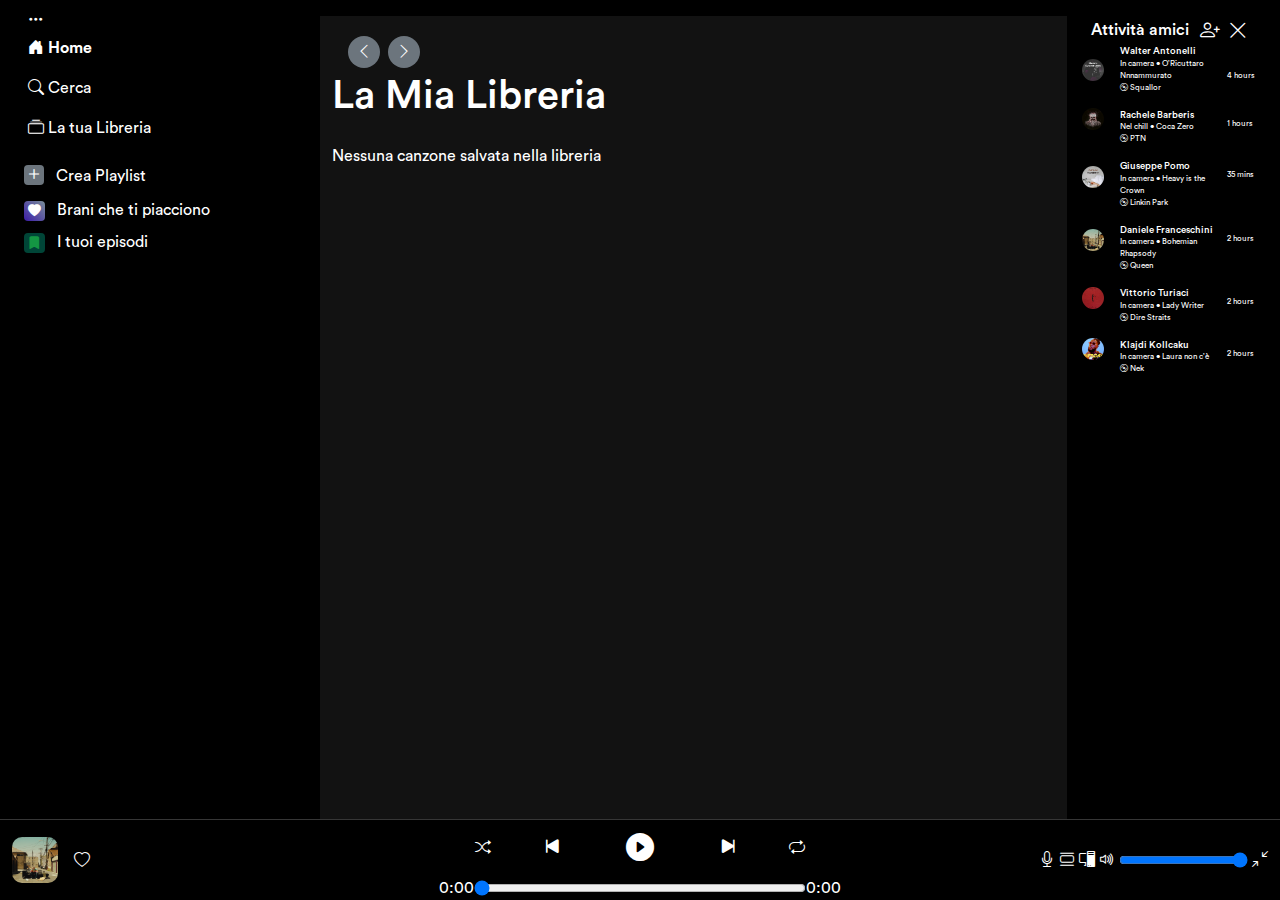
<file: myLibrary.html>
<!DOCTYPE html>
<html lang="en">
  <head>
    <meta charset="UTF-8" />
    <meta name="viewport" content="width=device-width, initial-scale=1.0" />
    <title>My Library</title>
    <link rel="icon" href="assets/imgs/favicon.svg" type="image/svg+xml" />
    <link
      href="https://cdn.jsdelivr.net/npm/bootstrap@5.3.3/dist/css/bootstrap.min.css"
      rel="stylesheet"
      integrity="sha384-QWTKZyjpPEjISv5WaRU9OFeRpok6YctnYmDr5pNlyT2bRjXh0JMhjY6hW+ALEwIH"
      crossorigin="anonymous"
    />
    <link
      rel="stylesheet"
      href="https://cdn.jsdelivr.net/npm/bootstrap-icons@1.11.3/font/bootstrap-icons.min.css"
    />
    <link rel="stylesheet" href="assets/css/circular-font.css" />
    <link rel="stylesheet" href="assets/css/style.css" />
  </head>
  <body>
    <div id="mainContainer" class="container-fluid row p-0 m-auto d-flex">
      <aside class="col-12 col-lg-3 order-1 order-lg-0 navigation">
        <nav>
          <div
            class="container d-flex flex-row flex-lg-column justify-content-evenly align-items-center align-items-lg-start my-2 hover"
          >
            <p class="d-none d-lg-block">
              <i class="bi bi-three-dots p-1"></i>
            </p>
            <a
              href="index.html"
              class="px-2 px-lg-0 m-0 mb-lg-2 fw-bold text-decoration-none text-white d-flex flex-column flex-lg-row justify-content-center align-items-center"
            >
              <i class="bi bi-house-door-fill p-1" aria-current="page"></i>
              <span>Home</span>
            </a>
            <a
              href="search.html"
              class="px-2 px-lg-0 m-0 mb-lg-2 text-decoration-none text-white d-flex flex-column flex-lg-row justify-content-center align-items-center"
            >
              <i class="bi bi-search p-1"></i>Cerca
            </a>
            <a
              href="myLibrary.html"
              class="px-2 px-lg-0 m-0 mb-lg-2 text-decoration-none text-white d-flex flex-column flex-lg-row justify-content-center align-items-center"
            >
              <i class="bi bi-collection p-1"></i>
              <span>La tua Libreria</span>
            </a>
          </div>
          <div class="container d-none d-lg-block mt-2 hover">
            <p class="mb-2">
              <i
                class="bi bi-plus bg-secondary border-0 rounded-1 text-white fs-5 me-2"
              ></i>
              <span>Crea Playlist</span>
            </p>
            <p class="mb-2 openCloseFav">
              <i
                class="bi bi-heart-fill border-0 rounded-1 text-white p-1 me-2 favoritesSong"
              ></i>
              Brani che ti piacciono
            </p>
            <p class="mb-2">
              <i class="bi bi-bookmark-fill border-0 rounded-1 p-1 me-2"></i>
              I tuoi episodi
            </p>
          </div>
        </nav>
        <div id="savedPlaylistContainer" class="pe-0 d-none">
          <hr class="text-white m-0 mb-2 border-3" />
          <p>
            <svg
              xmlns="http://www.w3.org/2000/svg"
              width="16"
              height="16"
              fill="currentColor"
              class="bi bi-heart-fill"
              viewBox="0 0 16 16"
            >
              <path
                fill-rule="evenodd"
                d="M8 1.314C12.438-3.248 23.534 4.735 8 15-7.534 4.736 3.562-3.248 8 1.314"
              />
            </svg>
            Brani che ti Piacciono
          </p>
          <ul id="savedPlaylistItems" class="mt-2 p-0"></ul>
        </div>
      </aside>
      <main id="wrapperCentral" class="col-12 col-lg-7 order-0 order-lg-1 mt-3">
        <div
          class="container-fluid d-none d-lg-block d-flex justify-content-between"
        >
          <div class="d-flex justify-content-between mt-3">
            <div class="d-flex">
              <p
                class="m-1 bg-secondary rounded-5 p-1 px-2 d-flex justify-content-center align-items-center"
              >
                <i class="bi bi-chevron-left"></i>
              </p>
              <p
                class="m-1 bg-secondary rounded-5 p-1 px-2 d-flex justify-content-center align-items-center"
              >
                <i class="bi bi-chevron-right"></i>
              </p>
            </div>
          </div>
        </div>
        <h1 class="mb-4">La Mia Libreria</h1>
        <div id="savedSongsContainer" class="mt-3"></div>
      </main>
      <div id="player" class="d-flex justify-content-center px-0">
        <div id="playerNav" class="container-fluid row rounded-3 bg-dark">
          <div id="trackInfo" class="col-9 col-lg-4 d-flex align-items-center">
            <div id="albumCover" class="">
              <img
                src="assets/imgs/main/image-12.jpg"
                alt=""
                class="rounded-5"
              />
            </div>
            <div id="track" class="ms-2 d-lg-none w-100">
              <h5 id="title" class="m-0 fs-6"></h5>
            </div>
            <div id="trackLg" class="ms-2 d-none d-lg-flex">
              <div>
                <h5 id="titleLg" class="m-0"></h5>
                <p id="artistLg"></p>
              </div>
              <div class="d-flex align-items-end ms-2">
                <i
                  class="heartIcon bi bi-heart filledHeart text-white d-flex align-items-center"
                ></i>
              </div>
            </div>
          </div>
          <div
            id="buttons"
            class="col-3 d-flex justify-content-end align-items-center d-lg-none"
          >
            <button class="btn text-white fs-1 p-1">
              <i
                class="bi bi-pc-display btn text-white fs-4 p-2 d-flex align-items-center"
              ></i>
            </button>
            <button class="btn text-white fs-1 p-1">
              <i
                class="heartIcon bi bi-heart-fill filledHeart text-white fs-4 p-2 d-flex align-items-center"
              ></i>
            </button>
            <button class="btn text-white fs-1 p-1">
              <i
                class="bi bi-play-fill p-1 d-flex align-items-center"
                id="playPause"
              ></i>
            </button>
          </div>
          <div id="playerBar" class="col-4 d-none d-lg-block">
            <div class="player-btns d-flex flex-column">
              <div
                class="controls d-flex justify-content-evenly align-items-center"
              >
                <i class="bi bi-shuffle fs-6"></i>
                <i class="bi bi-skip-start-fill btn text-white fs-4"></i>
                <button class="btn">
                  <i
                    class="bi bi-play-circle-fill play-pause text-white fs-3"
                  ></i>
                </button>
                <i class="bi bi-skip-end-fill btn text-white fs-4"></i>
                <i class="bi bi-repeat fs-6"></i>
              </div>
            </div>
          </div>
          <div
            id="playerBtns"
            class="col-4 d-none d-lg-flex align-items-center justify-content-end"
          >
            <div class="extras d-flex w-auto justify-content-between">
              <i class="bi bi-mic"></i>
              <i class="bi bi-view-list ms-1"></i>
              <i class="bi bi-pc-display ms-1"></i>
              <i class="bi bi-volume-up ms-1"></i>
              <input
                type="range"
                class="volume-control ms-1"
                min="0"
                max="100"
                value="100"
              />
              <i
                id="expandeCollapse"
                class="bi bi-arrows-angle-contract ms-1"
              ></i>
            </div>
          </div>
        </div>
      </div>
      <aside
        id="asideFriends"
        class="d-none d-lg-block col-2 order-2 order-lg-2 mt-3"
      >
        <div
          class="container-fluid d-flex d-lg-block d-xl-flex justify-content-between"
        >
          <div class="d-flex justify-content-end align-items-center">
            <h6 class="m-0">Attività amici</h6>
          </div>
          <div id="asideIcons" class="d-flex justify-content-end">
            <i class="bi bi-person-plus fs-5"></i>
            <i id="closeBtn" class="bi bi-x-lg mx-2 fs-5"></i>
          </div>
        </div>
        <div>
          <div class="row">
            <div class="col-3 d-flex justify-content-center align-items-center">
              <img
                src="assets/imgs/main/image-3.jpg"
                alt=""
                class="img-fluid w-75 rounded-5"
              />
            </div>
            <div class="col-6 infos">
              <h6 class="friends">Walter Antonelli</h6>
              <p>In camera • O'Ricuttaro Nnnammurato</p>
              <p><i class="bi bi-disc"></i> Squallor</p>
            </div>
            <div class="col-3 infos mt-4 p-0">4 hours</div>
          </div>
          <div class="row">
            <div class="col-3 d-flex justify-content-center align-items-center">
              <img
                src="assets/imgs/main/image-1.jpg"
                alt=""
                class="img-fluid w-75 rounded-5"
              />
            </div>
            <div class="col-6 infos mt-3">
              <h6 class="friends">Rachele Barberis</h6>
              <p>Nel chill • Coca Zero</p>
              <p><i class="bi bi-disc"></i> PTN</p>
            </div>
            <div class="col-3 infos mt-4 p-0">1 hours</div>
          </div>
          <div class="row">
            <div class="col-3 d-flex justify-content-center align-items-center">
              <img
                src="assets/imgs/main/image-7.jpg"
                alt=""
                class="img-fluid w-75 rounded-5"
              />
            </div>
            <div class="col-6 infos mt-3">
              <h6 class="friends">Giuseppe Pomo</h6>
              <p>In camera • Heavy is the Crown</p>
              <p><i class="bi bi-disc"></i> Linkin Park</p>
            </div>
            <div class="col-3 infos mt-4 p-0">35 mins</div>
          </div>
          <div class="row">
            <div class="col-3 d-flex justify-content-center align-items-center">
              <img
                src="assets/imgs/main/image-12.jpg"
                alt=""
                class="img-fluid w-75 rounded-5"
              />
            </div>
            <div class="col-6 infos mt-3">
              <h6 class="friends">Daniele Franceschini</h6>
              <p>In camera • Bohemian Rhapsody</p>
              <p><i class="bi bi-disc"></i> Queen</p>
            </div>
            <div class="col-3 infos mt-4 p-0">2 hours</div>
          </div>
          <div class="row">
            <div class="col-3 d-flex justify-content-center align-items-center">
              <img
                src="assets/imgs/main/image-11.jpg"
                alt=""
                class="img-fluid w-75 rounded-5"
              />
            </div>
            <div class="col-6 infos mt-3">
              <h6 class="friends">Vittorio Turiaci</h6>
              <p>In camera • Lady Writer</p>
              <p><i class="bi bi-disc"></i> Dire Straits</p>
            </div>
            <div class="col-3 infos mt-4 p-0">2 hours</div>
          </div>
          <div class="row">
            <div class="col-3 d-flex justify-content-center align-items-center">
              <img
                src="assets/imgs/main/image-17.jpg"
                alt=""
                class="img-fluid w-75 rounded-5"
              />
            </div>
            <div class="col-6 infos mt-3">
              <h6 class="friends">Klajdi Kollcaku</h6>
              <p>In camera • Laura non c'è</p>
              <p><i class="bi bi-disc"></i> Nek</p>
            </div>
            <div class="col-3 infos mt-4 p-0">2 hours</div>
          </div>
        </div>
      </aside>
    </div>

    <script src="assets/js/favorites.js"></script>
    <script src="assets/js/player.js"></script>
    <script src="assets/js/closeAside.js"></script>
    <script src="assets/js/myLibrary.js"></script>
  </body>
</html>
</file>
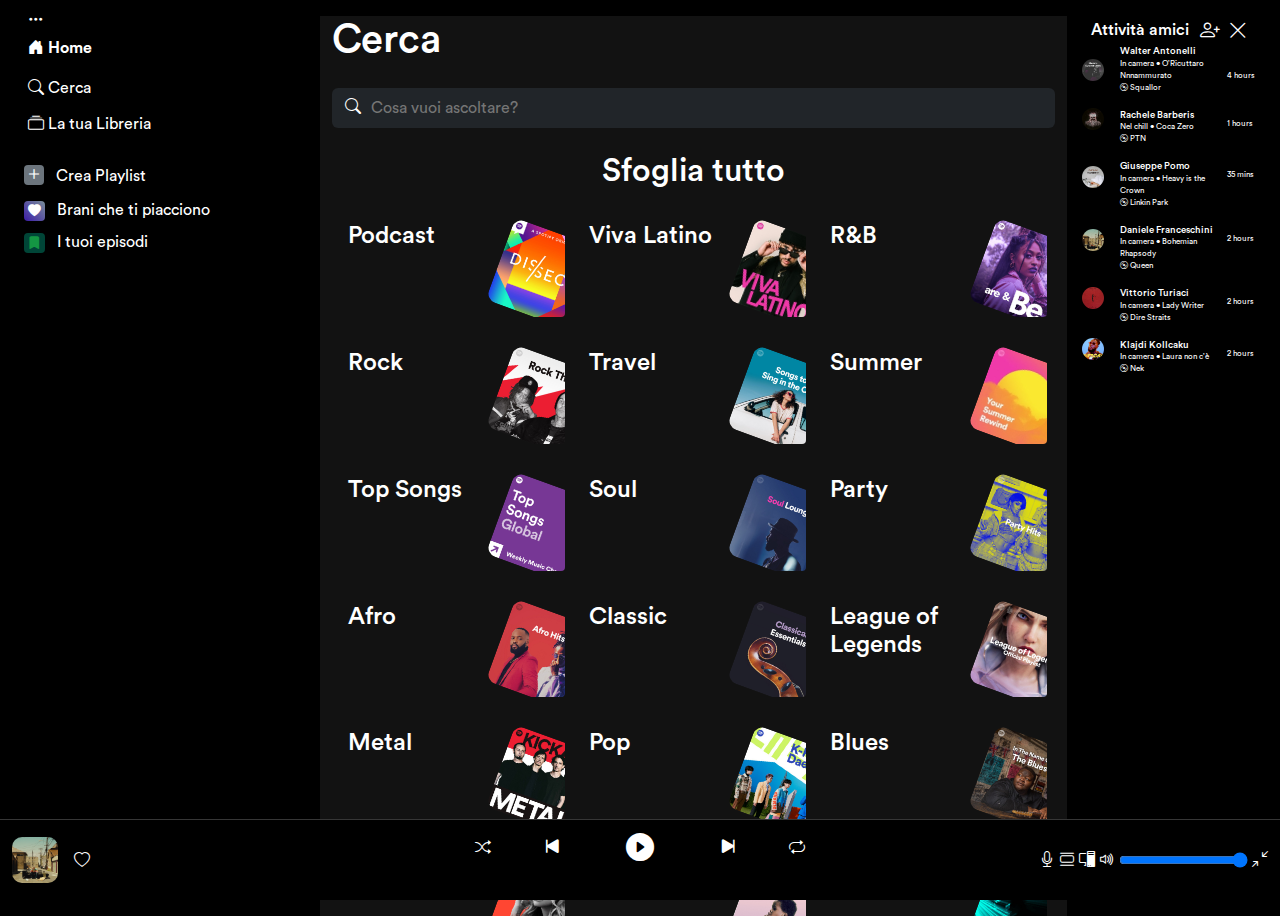
<file: search.html>
<!DOCTYPE html>
<html lang="en">
  <head>
    <meta charset="UTF-8" />
    <meta name="viewport" content="width=device-width, initial-scale=1.0" />
    <title>Spotify</title>
    <link rel="icon" href="assets/imgs/favicon.svg" type="image/svg+xml" />
    <link
      href="https://cdn.jsdelivr.net/npm/bootstrap@5.3.3/dist/css/bootstrap.min.css"
      rel="stylesheet"
      integrity="sha384-QWTKZyjpPEjISv5WaRU9OFeRpok6YctnYmDr5pNlyT2bRjXh0JMhjY6hW+ALEwIH"
      crossorigin="anonymous"
    />
    <link
      rel="stylesheet"
      href="https://cdn.jsdelivr.net/npm/bootstrap-icons@1.11.3/font/bootstrap-icons.min.css"
    />
    <link rel="stylesheet" href="assets/css/circular-font.css" />
    <link rel="stylesheet" href="assets/css/style.css" />
  </head>

  <body>
    <div class="container-fluid row p-0 m-auto d-flex">
      <aside class="col-12 col-lg-3 order-1 order-lg-0 navigation">
        <nav>
          <div
            class="container d-flex flex-row flex-lg-column justify-content-evenly align-items-center align-items-lg-start my-2 hover"
          >
            <p class="d-none d-lg-block">
              <i class="bi bi-three-dots p-1"></i>
            </p>
            <a
              href="index.html"
              class="px-2 px-lg-0 m-0 mb-lg-2 fw-bold text-decoration-none text-white d-flex flex-column flex-lg-row justify-content-center align-items-center"
            >
              <i class="bi bi-house-door-fill p-1" aria-current="page"></i>
              <span>Home</span>
            </a>
            <a
              href="search.html"
              class="px-2 px-lg-0 m-0 mb-lg-2 text-decoration-none text-white d-flex flex-column flex-lg-row justify-content-center align-items-center"
            >
              <i class="bi bi-search p-1"></i>Cerca
            </a>
            <p
              class="px-2 px-lg-0 m-0 mb-lg-2 d-flex flex-column flex-lg-row justify-content-center align-items-center"
            >
              <a
                href="myLibrary.html"
                class="px-2 px-lg-0 m-0 mb-lg-2 text-decoration-none text-white d-flex flex-column flex-lg-row justify-content-center align-items-center"
              >
                <i class="bi bi-collection px-1"></i>
                <span>La tua Libreria</span>
              </a>
            </p>
          </div>
          <div class="container d-none d-lg-block mt-2 hover">
            <p class="mb-2">
              <i
                class="bi bi-plus bg-secondary border-0 rounded-1 text-white fs-5 me-2"
              ></i>
              <span>Crea Playlist</span>
            </p>
            <p class="mb-2 openCloseFav">
              <i
                class="bi bi-heart-fill border-0 rounded-1 text-white p-1 me-2 favoritesSong"
              ></i>
              Brani che ti piacciono
            </p>
            <p class="mb-2">
              <i class="bi bi-bookmark-fill border-0 rounded-1 p-1 me-2"></i>
              I tuoi episodi
            </p>
          </div>
        </nav>
        <div id="savedPlaylistContainer" class="pe-0 d-none">
          <hr class="text-white m-0 mb-2 border-3" />
          <p>
            <svg
              xmlns="http://www.w3.org/2000/svg"
              width="16"
              height="16"
              fill="currentColor"
              class="bi bi-heart-fill"
              viewBox="0 0 16 16"
            >
              <path
                fill-rule="evenodd"
                d="M8 1.314C12.438-3.248 23.534 4.735 8 15-7.534 4.736 3.562-3.248 8 1.314"
              />
            </svg>
            Brani che ti Piacciono
          </p>
          <ul id="savedPlaylistItems" class="mt-2 p-0"></ul>
        </div>
      </aside>
      <main id="wrapperCentral" class="col-12 col-lg-7 order-0 order-lg-1 mt-3">
        <h1 class="mb-4">Cerca</h1>
        <div class="btn rounded-2 bg-dark w-100 d-flex justify-content-start">
          <i class="bi bi-search text-white"></i>
          <input
            type="text"
            class="bg-dark border-0 text-white w-100 ms-2"
            placeholder="Cosa vuoi ascoltare?"
          />
        </div>
        <div id="searchResults" class="mt-3"></div>
        <h2 id="browseSection" class="text-center mt-4">Sfoglia tutto</h2>
        <div id="browseContainer" class="container-fluid">
          <div class="row row-cols-2 row-cols-lg-3">
            <div class="p-2">
              <div
                class="searchCard rounded-1 d-flex justify-content-between pt-3 ps-2 overflow-hidden"
              >
                <h4>Podcast</h4>
                <img
                  src="assets/imgs/search/image-2.jpg"
                  class="searchImg mt-2"
                />
              </div>
            </div>
            <div class="p-2">
              <div
                class="searchCard rounded-1 d-flex justify-content-between pt-3 ps-2 overflow-hidden"
              >
                <h4>Viva Latino</h4>
                <img
                  src="assets/imgs/search/image-5.jpg"
                  class="searchImg mt-2"
                />
              </div>
            </div>
            <div class="p-2">
              <div
                class="searchCard rounded-1 d-flex justify-content-between pt-3 ps-2 overflow-hidden"
              >
                <h4>R&B</h4>
                <img
                  src="assets/imgs/search/image-6.jpg"
                  class="searchImg mt-2"
                />
              </div>
            </div>
            <div class="p-2">
              <div
                class="searchCard rounded-1 d-flex justify-content-between pt-3 ps-2 overflow-hidden"
              >
                <h4>Rock</h4>
                <img
                  src="assets/imgs/search/image-7.jpg"
                  class="searchImg mt-2"
                />
              </div>
            </div>
            <div class="p-2">
              <div
                class="searchCard rounded-1 d-flex justify-content-between pt-3 ps-2 overflow-hidden"
              >
                <h4>Travel</h4>
                <img
                  src="assets/imgs/search/image-11.jpg"
                  class="searchImg mt-2"
                />
              </div>
            </div>
            <div class="p-2">
              <div
                class="searchCard rounded-1 d-flex justify-content-between pt-3 ps-2 overflow-hidden"
              >
                <h4>Summer</h4>
                <img
                  src="assets/imgs/search/image-13.jpeg"
                  class="searchImg mt-2"
                />
              </div>
            </div>
            <div class="p-2">
              <div
                class="searchCard rounded-1 d-flex justify-content-between pt-3 ps-2 overflow-hidden"
              >
                <h4>Top Songs</h4>
                <img
                  src="assets/imgs/search/image-14.jpg"
                  class="searchImg mt-2"
                />
              </div>
            </div>
            <div class="p-2">
              <div
                class="searchCard rounded-1 d-flex justify-content-between pt-3 ps-2 overflow-hidden"
              >
                <h4>Soul</h4>
                <img
                  src="assets/imgs/search/image-16.jpg"
                  class="searchImg mt-2"
                />
              </div>
            </div>
            <div class="p-2">
              <div
                class="searchCard rounded-1 d-flex justify-content-between pt-3 ps-2 overflow-hidden"
              >
                <h4>Party</h4>
                <img
                  src="assets/imgs/search/image-27.jpg"
                  class="searchImg mt-2"
                />
              </div>
            </div>
            <div class="p-2">
              <div
                class="searchCard rounded-1 d-flex justify-content-between pt-3 ps-2 overflow-hidden"
              >
                <h4>Afro</h4>
                <img
                  src="assets/imgs/search/image-28.jpg"
                  class="searchImg mt-2"
                />
              </div>
            </div>
            <div class="p-2">
              <div
                class="searchCard rounded-1 d-flex justify-content-between pt-3 ps-2 overflow-hidden"
              >
                <h4>Classic</h4>
                <img
                  src="assets/imgs/search/image-29.jpg"
                  class="searchImg mt-2"
                />
              </div>
            </div>
            <div class="p-2">
              <div
                class="searchCard rounded-1 d-flex justify-content-between pt-3 ps-2 overflow-hidden"
              >
                <h4>League of Legends</h4>
                <img
                  src="assets/imgs/search/image-30.jpg"
                  class="searchImg mt-2"
                />
              </div>
            </div>
            <div class="p-2">
              <div
                class="searchCard rounded-1 d-flex justify-content-between pt-3 ps-2 overflow-hidden"
              >
                <h4>Metal</h4>
                <img
                  src="assets/imgs/search/image-31.jpg"
                  class="searchImg mt-2"
                />
              </div>
            </div>
            <div class="p-2">
              <div
                class="searchCard rounded-1 d-flex justify-content-between pt-3 ps-2 overflow-hidden"
              >
                <h4>Pop</h4>
                <img
                  src="assets/imgs/search/image-35.jpg"
                  class="searchImg mt-2"
                />
              </div>
            </div>
            <div class="p-2">
              <div
                class="searchCard rounded-1 d-flex justify-content-between pt-3 ps-2 overflow-hidden"
              >
                <h4>Blues</h4>
                <img
                  src="assets/imgs/search/image-36.jpg"
                  class="searchImg mt-2"
                />
              </div>
            </div>
            <div class="p-2">
              <div
                class="searchCard rounded-1 d-flex justify-content-between pt-3 ps-2 overflow-hidden"
              >
                <h4>Country</h4>
                <img
                  src="assets/imgs/search/image-39.jpg"
                  class="searchImg mt-2"
                />
              </div>
            </div>
            <div class="p-2">
              <div
                class="searchCard rounded-1 d-flex justify-content-between pt-3 ps-2 overflow-hidden"
              >
                <h4>Kids</h4>
                <img
                  src="assets/imgs/search/image-44.png"
                  class="searchImg mt-2"
                />
              </div>
            </div>
            <div class="p-2">
              <div
                class="searchCard rounded-1 d-flex justify-content-between pt-3 ps-2 overflow-hidden"
              >
                <h4>Gaming</h4>
                <img
                  src="assets/imgs/search/image-52.jpg"
                  class="searchImg mt-2"
                />
              </div>
            </div>
          </div>
        </div>
      </main>
      <div id="player" class="d-flex justify-content-center px-0">
        <div id="playerNav" class="container-fluid row rounded-3 bg-dark">
          <div id="trackInfo" class="col-9 col-lg-4 d-flex align-items-center">
            <div id="albumCover" class="">
              <img
                src="assets/imgs/main/image-12.jpg"
                alt=""
                class="rounded-5"
              />
            </div>
            <div id="track" class="ms-2 d-lg-none w-100">
              <h5 id="title" class="m-0 fs-6"></h5>
            </div>
            <div id="trackLg" class="ms-2 d-none d-lg-flex">
              <div>
                <h5 id="titleLg" class="m-0"></h5>
                <p id="artistLg"></p>
              </div>
              <div class="d-flex align-items-end ms-2">
                <i
                  class="heartIcon bi bi-heart filledHeart text-white d-flex align-items-center"
                ></i>
              </div>
            </div>
          </div>
          <div
            id="buttons"
            class="col-3 d-flex justify-content-end align-items-center d-lg-none"
          >
            <button class="btn text-white fs-1 p-1">
              <i
                class="bi bi-pc-display btn text-white fs-4 p-2 d-flex align-items-center"
              ></i>
            </button>
            <button class="btn text-white fs-1 p-1">
              <i
                class="heartIcon bi bi-heart-fill filledHeart text-white fs-4 p-2 d-flex align-items-center"
              ></i>
            </button>
            <button class="btn text-white fs-1 p-1">
              <i
                class="bi bi-play-fill p-1 d-flex align-items-center"
                id="playPause"
              ></i>
            </button>
          </div>
          <div id="playerBar" class="col-4 d-none d-lg-block">
            <div class="player-btns d-flex flex-column">
              <div
                class="controls d-flex justify-content-evenly align-items-center"
              >
                <i class="bi bi-shuffle fs-6"></i>
                <i class="bi bi-skip-start-fill btn text-white fs-4"></i>
                <button class="btn">
                  <i
                    class="bi bi-play-circle-fill play-pause text-white fs-3"
                  ></i>
                </button>
                <i class="bi bi-skip-end-fill btn text-white fs-4"></i>
                <i class="bi bi-repeat fs-6"></i>
              </div>
            </div>
          </div>
          <div
            id="playerBtns"
            class="col-4 d-none d-lg-flex align-items-center justify-content-end"
          >
            <div class="extras d-flex w-auto justify-content-between">
              <i class="bi bi-mic"></i>
              <i class="bi bi-view-list ms-1"></i>
              <i class="bi bi-pc-display ms-1"></i>
              <i class="bi bi-volume-up ms-1"></i>
              <input
                type="range"
                class="volume-control ms-1"
                min="0"
                max="100"
                value="100"
              />
              <i
                id="expandeCollapse"
                class="bi bi-arrows-angle-contract ms-1"
              ></i>
            </div>
          </div>
        </div>
      </div>
      <aside
        id="asideFriends"
        class="d-none d-lg-block col-2 order-2 order-lg-2 mt-3"
      >
        <div
          class="container-fluid d-flex d-lg-block d-xl-flex justify-content-between"
        >
          <div class="d-flex justify-content-end align-items-center">
            <h6 class="m-0">Attività amici</h6>
          </div>
          <div id="asideIcons" class="d-flex justify-content-end">
            <i class="bi bi-person-plus fs-5"></i>
            <i id="closeBtn" class="bi bi-x-lg mx-2 fs-5"></i>
          </div>
        </div>
        <div>
          <div class="row">
            <div class="col-3 d-flex justify-content-center align-items-center">
              <img
                src="assets/imgs/main/image-3.jpg"
                alt=""
                class="img-fluid w-75 rounded-5"
              />
            </div>
            <div class="col-6 infos">
              <h6 class="friends">Walter Antonelli</h6>
              <p>In camera • O'Ricuttaro Nnnammurato</p>
              <p><i class="bi bi-disc"></i> Squallor</p>
            </div>
            <div class="col-3 infos mt-4 p-0">4 hours</div>
          </div>
          <div class="row">
            <div class="col-3 d-flex justify-content-center align-items-center">
              <img
                src="assets/imgs/main/image-1.jpg"
                alt=""
                class="img-fluid w-75 rounded-5"
              />
            </div>
            <div class="col-6 infos mt-3">
              <h6 class="friends">Rachele Barberis</h6>
              <p>Nel chill • Coca Zero</p>
              <p><i class="bi bi-disc"></i> PTN</p>
            </div>
            <div class="col-3 infos mt-4 p-0">1 hours</div>
          </div>
          <div class="row">
            <div class="col-3 d-flex justify-content-center align-items-center">
              <img
                src="assets/imgs/main/image-7.jpg"
                alt=""
                class="img-fluid w-75 rounded-5"
              />
            </div>
            <div class="col-6 infos mt-3">
              <h6 class="friends">Giuseppe Pomo</h6>
              <p>In camera • Heavy is the Crown</p>
              <p><i class="bi bi-disc"></i> Linkin Park</p>
            </div>
            <div class="col-3 infos mt-4 p-0">35 mins</div>
          </div>
          <div class="row">
            <div class="col-3 d-flex justify-content-center align-items-center">
              <img
                src="assets/imgs/main/image-12.jpg"
                alt=""
                class="img-fluid w-75 rounded-5"
              />
            </div>
            <div class="col-6 infos mt-3">
              <h6 class="friends">Daniele Franceschini</h6>
              <p>In camera • Bohemian Rhapsody</p>
              <p><i class="bi bi-disc"></i> Queen</p>
            </div>
            <div class="col-3 infos mt-4 p-0">2 hours</div>
          </div>
          <div class="row">
            <div class="col-3 d-flex justify-content-center align-items-center">
              <img
                src="assets/imgs/main/image-11.jpg"
                alt=""
                class="img-fluid w-75 rounded-5"
              />
            </div>
            <div class="col-6 infos mt-3">
              <h6 class="friends">Vittorio Turiaci</h6>
              <p>In camera • Lady Writer</p>
              <p><i class="bi bi-disc"></i> Dire Straits</p>
            </div>
            <div class="col-3 infos mt-4 p-0">2 hours</div>
          </div>
          <div class="row">
            <div class="col-3 d-flex justify-content-center align-items-center">
              <img
                src="assets/imgs/main/image-17.jpg"
                alt=""
                class="img-fluid w-75 rounded-5"
              />
            </div>
            <div class="col-6 infos mt-3">
              <h6 class="friends">Klajdi Kollcaku</h6>
              <p>In camera • Laura non c'è</p>
              <p><i class="bi bi-disc"></i> Nek</p>
            </div>
            <div class="col-3 infos mt-4 p-0">2 hours</div>
          </div>
        </div>
      </aside>
    </div>

    <script
      src="https://cdn.jsdelivr.net/npm/bootstrap@5.3.3/dist/js/bootstrap.bundle.min.js"
      integrity="sha384-YvpcrYf0tY3lHB60NNkmXc5s9fDVZLESaAA55NDzOxhy9GkcIdslK1eN7N6jIeHz"
      crossorigin="anonymous"
    ></script>
    <script src="assets/js/search.js"></script>
    <script src="assets/js/favorites.js"></script>
    <script src="assets/js/player.js"></script>
    <script src="assets/js/closeAside.js"></script>
  </body>
</html>
</file>
<file: assets/css/circular-font.css>
@font-face {
  font-family: "Circular";
  src: url(../fonts/CircularStd-Light.otf);
  font-weight: 300;
  font-style: normal;
}
@font-face {
  font-family: "Circular";
  src: url(../fonts/CircularStd-LightItalic.otf);
  font-weight: 300;
  font-style: italic;
}
@font-face {
  font-family: "Circular";
  src: url(../fonts/CircularStd-Book.otf);
  font-weight: 400;
  font-style: normal;
}
@font-face {
  font-family: "Circular";
  src: url(../fonts/CircularStd-BookItalic.otf);
  font-weight: 400;
  font-style: italic;
}
@font-face {
  font-family: "Circular";
  src: url(../fonts/CircularStd-Medium.otf);
  font-weight: 500;
  font-style: normal;
}
@font-face {
  font-family: "Circular";
  src: url(../fonts/CircularStd-MediumItalic.otf);
  font-weight: 500;
  font-style: italic;
}
@font-face {
  font-family: "Circular";
  src: url(../fonts/CircularStd-MediumItalic.otf);
  font-weight: 500;
  font-style: italic;
}
@font-face {
  font-family: "Circular";
  src: url(../fonts/CircularStd-Bold.otf);
  font-weight: 700;
  font-style: normal;
}
@font-face {
  font-family: "Circular";
  src: url(../fonts/CircularStd-BoldItalic.otf);
  font-weight: 700;
  font-style: italic;
}
@font-face {
  font-family: "Circular";
  src: url(../fonts/CircularStd-Black.otf);
  font-weight: 900;
  font-style: normal;
}
@font-face {
  font-family: "Circular";
  src: url(../fonts/CircularStd-BlackItalic.otf);
  font-weight: 900;
  font-style: italic;
}
</file>
<file: assets/css/style.css>
* {
  box-sizing: border-box;
}

html,
body {
  font-family: 'circular';
  background-color: black;
  color: white;
}

html,
body,
p {
  margin: 0;
  padding: 0;
}

.hover p:hover,
.hover a:hover {
  font-weight: bolder;
  transform: scale(1.1);
  cursor: pointer;
}

.hover i:hover {
  color: grey;
  cursor: pointer;
}

#dropdownBtn {
  background-color: #00000022 !important;
}

#dropdownBtn img {
  width: 30px;
  height: 30px;
  border-radius: 50%;
}

.dropdown-menu li a:hover {
  color: #000000 !important;
}
.card-title {
  overflow: hidden;
  display: -webkit-box;
  line-clamp: 3;
  -webkit-line-clamp: 3;
  -webkit-box-orient: vertical;
  text-overflow: ellipsis;
}
.card {
  height: 300px;
}

#savedPlaylistContainer {
  padding: 12px;
}
#savedPlaylistItems {
  height: 60vh;
  overflow: scroll;
}

#savedPlaylistItems::-webkit-scrollbar {
  width: 10px;
}

#savedPlaylistItems::-webkit-scrollbar-track {
  background: #1a1a1a;
}

#savedPlaylistItems::-webkit-scrollbar-thumb {
  background: #404040;
  border-radius: 5px;
}

#savedPlaylistItems::-webkit-scrollbar-thumb:hover {
  background: #555;
}

.favoritesSong {
  background: linear-gradient(45deg, #3b1ca8, #7b8f9a);
}

.bi-bookmark-fill {
  color: #149643;
  background-color: #004537;
}

.bi-bookmark-fill,
.favoritesSong {
  font-size: 0.8em;
}
.cardDiv {
  height: 100px;
}

.imgsDiv {
  width: 100px;
  height: 100px;
}

.card {
  border: none;
}

@media screen and (max-width: 991px) {
  .navigation {
    padding: 0;
    position: fixed;
    bottom: 0;
    height: 85px;
    z-index: 1;
  }

  nav {
    background-color: #000000;
    background: linear-gradient(#0000006e, #000000);
    margin: 0;
    height: 70px;
  }

  #player {
    height: 60px;
    position: fixed;
    bottom: 85px;
  }

  #playerBar {
    background-color: #2c2c2c !important;
    height: 60px;
  }

  .bi-house-door-fill,
  .bi-search,
  .bi-collection {
    font-size: 1.3em;
  }

  #artistContainer {
    margin-bottom: 120px;
  }
}

.friends {
  font-size: 1.2em;
}

@media screen and (min-width: 992px) {
  #mainContainer {
    height: 100vh;
    overflow: hidden;
  }

  #playerNav {
    height: 80px;
    background-color: #000000 !important;
    padding: 0;
    border-radius: 0 !important;
  }

  aside.navigation {
    left: 0;
    z-index: 10;
  }

  aside:not(.navigation) {
    right: 0;
  }

  .trackInfo {
    font-size: 0.8em;
  }

  main {
    height: 100vh;
    overflow-y: auto;
    scroll-behavior: smooth;
    padding-bottom: 80px;
  }

  #randomSong {
    background: linear-gradient(
      to top right,
      rgba(0, 0, 0, 0.9) 0%,
      rgba(106, 106, 106, 0.7) 50%,
      rgba(255, 255, 255, 0.9) 100%
    );
    background-size: 400% 400%;
    border-radius: 10px;
    animation: gradientFlow 15s ease infinite;
    padding: 15px;
    margin: 15px 0 !important;
    box-shadow: 0 10px 25px rgba(0, 0, 0, 0.3);
    transition: all 0.3s ease;
  }

  @keyframes gradientFlow {
    0% {
      background-position: 0% 50%;
    }
    50% {
      background-position: 100% 50%;
    }
    100% {
      background-position: 0% 50%;
    }
  }

  #player {
    position: fixed;
    background-color: #121212;
    border-top: 1px solid #363636;
    bottom: 0;
    left: 0;
    right: 0;
    z-index: 20;
  }

  main::-webkit-scrollbar {
    width: 10px;
  }

  main::-webkit-scrollbar-track {
    background: #1a1a1a;
  }

  main::-webkit-scrollbar-thumb {
    background: #404040;
    border-radius: 5px;
  }

  main::-webkit-scrollbar-thumb:hover {
    background: #555;
  }

  #albumCover img {
    border-radius: 10px !important;
  }

  #albumImg img {
    min-width: 100%;
  }
  #albumInfo h3 {
    font-size: 3em;
  }

  .imgsDiv {
    min-width: 60px;
    max-width: 80px;

    min-height: 60px;
    max-height: 80px;
  }
}

#BgArtistImg {
  background-image: url('https://cdn-images.dzcdn.net/images/artist/71eeb9e2eeb375df35a3c0654a5a01ab/1000x1000-000000-80-0-0.jpg');
  background-size: 100%;
  background-position: center;
  background-repeat: no-repeat;
}

main {
  background-color: #121212;
}

.cardDiv:hover,
.favList:hover {
  background-color: #1d1c1c;
  cursor: pointer;
}

.imgsDiv {
  min-width: 82px;
  max-width: 100px;

  min-height: 82px;
  max-height: 100px;
}

#albumCover img {
  max-width: 46px;
}

#track {
  overflow: hidden;
}

#title {
  display: inline-block;
  white-space: nowrap;
  position: relative;
  animation: scroll-text 10s linear 1.5;
}

@keyframes scroll-text {
  from {
    transform: translateX(200%);
  }
  to {
    transform: translateX(-200%);
  }
}

#playPause:hover,
.bi-pc-display:hover,
.bi-heart-fill:hover {
  background-color: #2c2c2c;
}

/*ALBUM*/
#albumCover img,
#albumInfo img {
  max-width: 46px;
}

@media screen and (min-width: 768px) {
  #albumImg img {
    max-width: 70%;
  }
}

@media screen and (min-width: 992px) {
  #albumImg img {
    min-width: 100%;
  }
}

main {
  overflow: scroll auto;
}

#asideIcons i:hover {
  cursor: pointer;
  color: #8a8a8a;
}

.infos {
  font-size: 0.5em;
  padding: 0;
}

.infos h6 {
  margin: 0;
}

/*SEARCH*/

.searchImg {
  transform: rotate(20deg);
  max-width: 40%;
  border-radius: 10px;
  margin-right: -20px;
}

.searchDiv {
  margin-bottom: 140px;
}

.searchList:hover {
  background-color: #2d2d2d;
}

/*ARTIST*/
#bgArtistImg {
  height: 40vh;
}

#bgArtistImg img {
  width: 100%;
  height: 100%;
  object-fit: cover;
  filter: brightness(50%);
}

#chevron {
  top: 16px;
  position: absolute;
  left: 16px;
  z-index: 1;
}

.artistInfo {
  margin-top: 200px;
  width: 100%;
  position: absolute;
  bottom: 16px;
  left: 16px;
}

.durationAndListening {
  font-size: 0.8em;
}

.track-item:hover {
  background-color: rgba(255, 255, 255, 0.1);
}

.track-title:hover {
  text-decoration: underline;
}

.card-title a,
#trackInfo a {
  text-decoration: none;
}

.card-title a:hover,
#trackInfo a:hover,
.trackInfo:hover,
.songTitleInAlbum:hover,
.favoriteTitle:hover {
  text-decoration: underline;
}

.card-title a,
.trackInfo,
.songTitleInAlbum,
.favoriteTitle {
  cursor: pointer;
}

/*SAVED PLAYLIST*/

#savedPlaylistContainer {
  padding-left: 12px;
}

#savedPlaylistItems li {
  padding-right: 15px;
}

@media screen and (min-width: 992px) {
  .artistInfo h1 {
    font-size: 40px;
  }
}

@media screen and (min-width: 1200px) {
  .artistInfo h1 {
    font-size: 54px;
  }
}

.imgArtist {
  max-width: 56px;
}

#heartArtist {
  right: -5px;
  bottom: -10px;
  border-radius: 50%;
  width: 30px;
  height: 30px;
}

input[type='text'] {
  border: none;
  outline: none;
  background-color: transparent;
}

@media screen and (min-width: 1200px) {
  #albumInfo h3 {
    font-size: 3.6em;
  }
  .cardDiv {
    height: 70px;
    background-color: #2d2d2d;
    border-radius: 5px;
  }

  .imgsDiv {
    min-width: 50px;
    max-width: 70px;
    min-height: 50px;
    max-height: 70px;
  }
}
</file>
